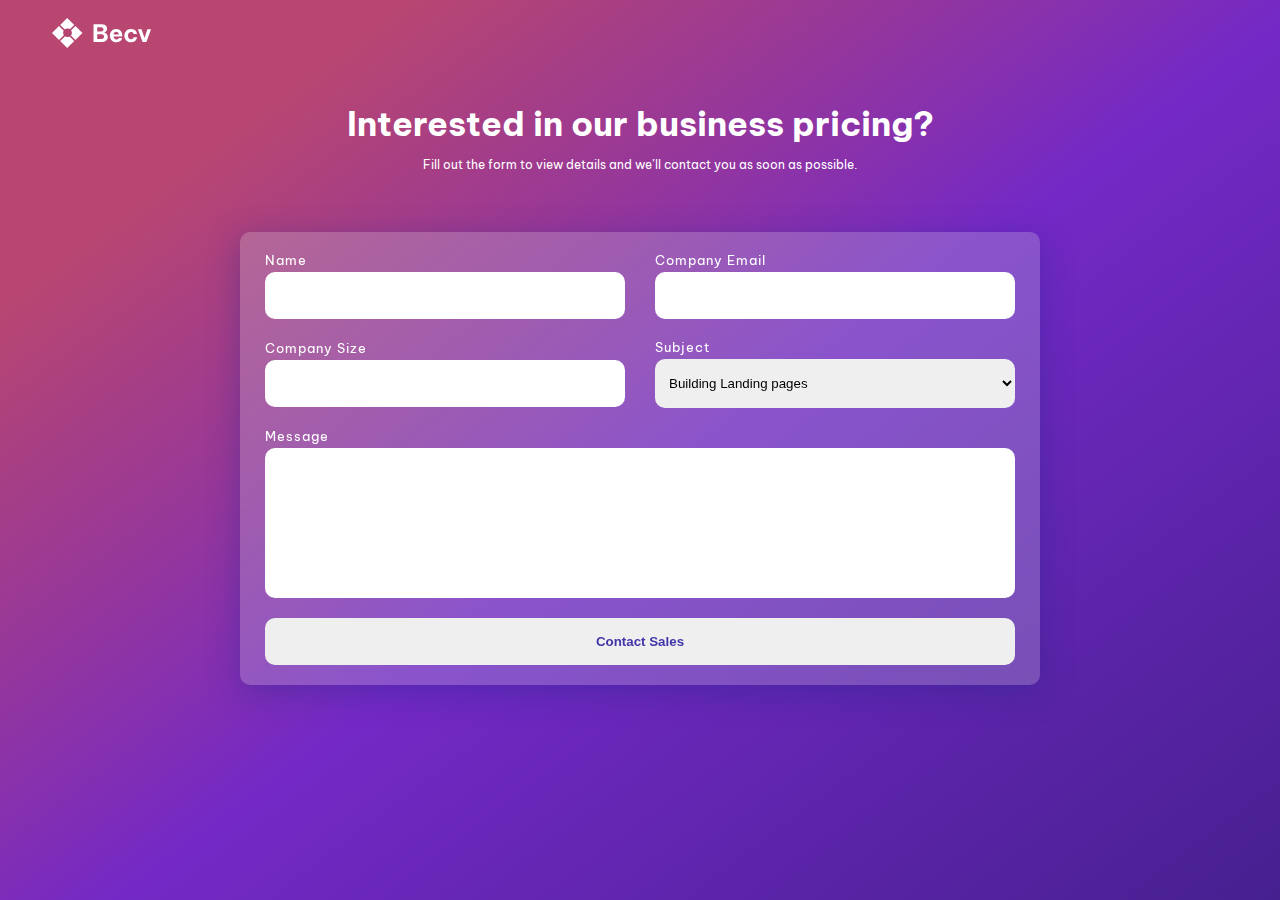
<file: contact-page/index.html>
<!DOCTYPE html>
<html lang="pt-br">
<head>
    <meta charset="UTF-8">
    <meta name="viewport" content="width=device-width, initial-scale=1.0">

    <link rel="preconnect" href="https://fonts.googleapis.com">
    <link rel="preconnect" href="https://fonts.gstatic.com" crossorigin>
    <link href="https://fonts.googleapis.com/css2?family=Be+Vietnam+Pro:wght@400;500;600;700;800&display=swap" rel="stylesheet">

    <link rel="shortcut icon" href="resources/favicon.ico" type="image/x-icon">
    <link rel="stylesheet" href="style.css">
    <title>Contact pages</title>
</head>
<body>
    <div class="limits">

        <header class="Header">
            <a href="index.html">
                <img src="resources/Logo.svg" alt="logo becv">
            </a>
        </header>

        <main class="Main">
            
            <section class="Main-about u-AlignCenter">
                <h1 class="u-marginBottom12">Interested in our business pricing?</h1>

                <p>
                    Fill out the form to view details and we’ll contact you as soon as possible.
                </p>
            </section>

            <section class="ContainerForm">

                <form action="form.php" method="post">
                    <div class="Form-groupInput">
                        <div class="Form-input">
                            <label for="name">Name</label>
                            <input type="text" name="name" id="name">
                        </div>

                        <div class="Form-input u-marginTop20">
                            <label for="email">Company Email</label>
                            <input type="email" name="email" id="email">
                        </div>

                        <div class="Form-input u-marginTop20">
                            <label for="companySize">Company Size</label>
                            <input type="number" name="companySize" id="companySize">
                        </div>

                        <div class="u-marginTop20 u-flex Form-input">
                            <label for="subject">Subject</label>

                            <select name="subject" id="subject">
                                <option value="ladingPage">Building Landing pages</option>
                            </select>
                        </div>
                    </div>

                    <div class="u-marginTop20 u-flex">
                        <label for="message">Message</label>
                        <textarea name="message" id="message" class="u-textarea"></textarea>
                    </div>

                    <div class="u-marginTop20">
                        <button type="submit" class="ButtonContact">Contact Sales</button>
                    </div>
                </form>
            </section>
        </main>

    </div>
</body>
</html>
</file>
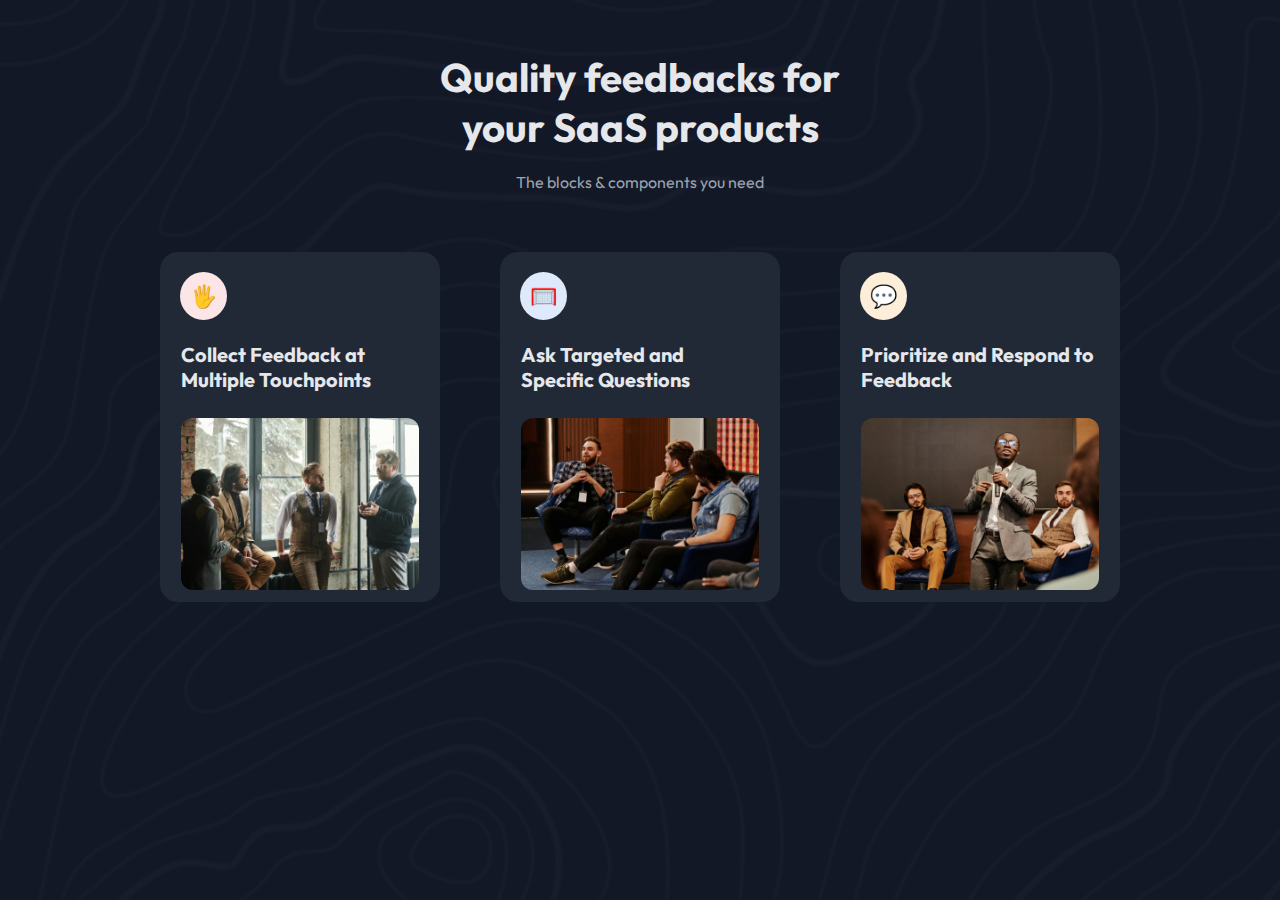
<file: simple-feature-section/index.html>
<!DOCTYPE html>
<html lang="en">
<head>
    <meta charset="UTF-8">
    <meta name="viewport" content="width=device-width, initial-scale=1.0">

    <link rel="preconnect" href="https://fonts.googleapis.com">
    <link rel="preconnect" href="https://fonts.gstatic.com" crossorigin>
    <link href="https://fonts.googleapis.com/css2?family=Outfit:wght@100..900&display=swap" rel="stylesheet">

    <link rel="stylesheet" href="style.css">
    <title>Simple feature section</title>
</head>
<body>
    <header class="Header">
        <h1 class="u-textAlign Title">Quality feedbacks for your SaaS products</h1>
        <p class="u-textAlign">The blocks & components you need</p>
    </header>

    <main>
        <section class="Group">
            <div class="Card is-hover">
                <p class="Card-emoji">
                    &#x1F590;
                </p>

                <article class="Card-content">
                    <h2 class="Card-subtitle u-marginBottom_18">Collect Feedback at Multiple Touchpoints</h2>
                    <p class="Card-about">Provide a comprehensive understanding of the customer experience.</p>
                </article>

                <div class="Card-boxPhoto">
                    <img src="img/photo_2.png" alt="" class="Card-photo">
                </div>
            </div>

            <div class="Card  is-hover">
                <p class="Card-emoji Card-emoji--balloon">
                    &#x1F945;
                </p>

                <article class="Card-content">
                    <h2 class="Card-subtitle u-marginBottom_18">Ask Targeted and Specific Questions</h2>
                    <p class="Card-about">Avoid vague or open-ended questions that may not yield actionable insights.</p>
                </article>

                <div class="Card-boxPhoto">
                    <img src="img/photo_1.png" alt="" class="Card-photo">
                </div>
            </div>
            
             <div class="Card is-hover">
                <p class="Card-emoji Card-emoji--goal">
                    &#x1F4AC;
                </p>

                <article class="Card-content">
                    <h2 class="Card-subtitle u-marginBottom_18">Prioritize and Respond to Feedback</h2>
                    <p class="Card-about u-marginBottom_18">Communicate the changes or improvements you've made in response to their feedback.</p>
                </article>

                <div class="Card-boxPhoto">
                    <img src="img/photo_3.png" alt="" class="Card-photo">
                </div>
            </div>
        </section>
    </main>
</body>
</html>
</file>
<file: contact-page/style.css>
*{
    margin: 0px;
    padding: 0px;
    box-sizing: border-box;
}
:root{
    --font-family: "Be Vietnam Pro", sans-serif;
    --ft-weight-normal: 400;
    --ft-weight-500: 500;
    --ft-weight-800: 800;

    --ft-size-normal: 1.6rem;
    --ft-size-title: clamp(2rem, 1.4286rem + 2.8571vw, 4rem);
    --ft-size-tx: 1.4rem;
    --ft-size-label: 1.5rem;

    --cor-tx-label: #FFFFFF33;
    --cor-tx: #ffff;
    --cor-tx-button: #4036A9;

    --border-radius-input: 10px;
}
html{
    font-size: 52.6%;
}
body{
    font-family: var(--font-family);
    font-weight: var(--ft-weight-normal);
    font-size: var(--ft-size-normal);

    min-height: 100vh;
    background: url("resources/background.svg")no-repeat top center;
    background-size: cover;
}
h1, p, label{
    color: var(--cor-tx);
}
h1{
    font-size: var(--ft-size-title);
}
p{
    font-size: var(--ft-size-tx);
}
label{
    font-size: var(--ft-size-label);
    letter-spacing: 1px;
    margin-bottom: 4px;
    display: block;
}
input, select, textarea, button{
    border: none;
    outline: none;
    border-radius: var(--border-radius-input);

    width: 100%;
    padding: 16px 10px;
}
select, textarea{
    display: block;
}

.u-marginTop20{
    margin-top: 20px;
}
.u-marginBottom12{
    margin-bottom: 12px;
}
.u-AlignCenter{
    text-align: center;
}
.u-textarea{
    height: 150px;
    resize: none;
}

.limits{
    max-width: 1440px;
    margin: auto;
}

.Header{
    padding: 18px 12px 0px;
    max-width: 1200px;
    margin: auto;
}
.Main{
    padding: 50px 12px 20px;
}
.Main-about{
    padding-bottom: 60px;
}
.About{
    line-height: 4rem;
}
.ContainerForm{
    background: rgba( 205, 213, 224, 0.25 );
    box-shadow: 0 8px 32px 0 rgba( 31, 38, 135, 0.37 );
    backdrop-filter: blur( 4px );
    -webkit-backdrop-filter: blur( 4px );
    border-radius: 10px;

    padding: 20px 25px;
    max-width: 800px;
    margin: auto;
}
.ButtonContact{
    color: var(--cor-tx-button);
    font-weight: var(--ft-weight-800);
    cursor: pointer;
}

@media screen and (min-width: 1024px){
    .Form-groupInput{
        display: flex;
        align-items: center;
        justify-content: space-between;
        flex-wrap: wrap;
        row-gap: 20px;
    }
    .Form-input{
        margin: 0px; /* Zero or select margin too  */
        width: 48%;
    }
}
</file>
<file: simple-feature-section/style.css>
*{
    margin: 0px;
    padding: 0px;
    box-sizing: border-box;
}
:root{
    --font-outfit: "Outfit", sans-serif;
    --font-weigth-400: 400;
    --font-weigth-600: 600;
    --tx-sizeBase: 1.6rem;
    --tx-sizeSmall: 2rem;
    --text-sizeMedium: 4rem;

    --color-titles: #E5E7EB;
    --color-tx: #9DA3AE;
    --bg-card: #212936;
    --bg-body: #121826;
    --bg-emojiHand: #FBE5E6;
    --bg-emojiGoal: #FCEED8;
    --bg-emojiBalloon: #DEE9FC;

    --padding-sidesContainers: 12px;
}
html{
    font-size: 62.5%;
}
body{
    font-size: var(--tx-sizeBase);
    font-family: var(--font-outfit);
    font-weight: var(--font-weigth-400);

    min-height: 100vh;
    background: var(--bg-body) url('img/Background_image.svg')no-repeat top center;
    background-size: cover;
}
h1, h2{
    color: var(--color-titles);
}
h1{
    font-size: var(--text-sizeMedium);
}
h2{
    font-size: var(--tx-sizeSmall);
}
p{
    color: var(--color-tx);
}

.u-textAlign{
    text-align: center;
} 
.u-marginBottom_18{
    margin-bottom: 18px;
}
.u-marginBottom_5{
    margin-bottom: 5px;
}
.Title{
    max-width: 480px;
    margin: 0px auto  20px;
}

.Header{
    padding: 52px var(--padding-sidesContainers) 0px;
    margin-bottom: 60px;
}
.Group{
    max-width: 1100px;
    margin: auto;
    padding-bottom: 12px;
  
    display: flex;  
    justify-content: center;
    flex-wrap: wrap;
    gap: 60px;
}
.Card{
    background-color:var(--bg-card);
    border-radius: 18px;

    max-width: 325px;
    min-width: 280px;
    height: 350px;

    padding: 20px;

    position: relative;
    transition: .5s;
}
.Card.is-hover:hover{
    height: 360px;
}
.Card-emoji{
    font-size: 2.2rem;
    background-color: var(--bg-emojiHand);
    border-radius: 50%;
    text-align: center;
    display: inline-block;

    padding: 10px;
    margin-bottom: 18px;

    transition: .5s
}
.Card-emoji--balloon{
    background-color: var(--bg-emojiBalloon);
}
.Card-emoji--goal{
    background-color: var(--bg-emojiGoal);
}
.Card.is-hover:hover .Card-emoji{
    transform: translate(-20px, -50px);
}
.Card-content{
    position: absolute;
    width: 85%;
    height: 50px;
    overflow: hidden;
    left: 50%;
    top: 90px;
    transform: translate(-50%);
    transition:  .5s;
}
.Card.is-hover:hover .Card-content{
    height: 150px;
    top: 25px;
}
.Card-about{
    max-width: 90%;
}
.Card-boxPhoto{
    width: 85%;
    height: auto;
    position: absolute;
    left: 50%;
    transform: translate(-50%);
    bottom: 8px;
    transition: .2s;
}
.Card-photo{
    border-radius:12px;
    width: 100%;
    height: auto;
    object-fit: cover;
}
</file>
